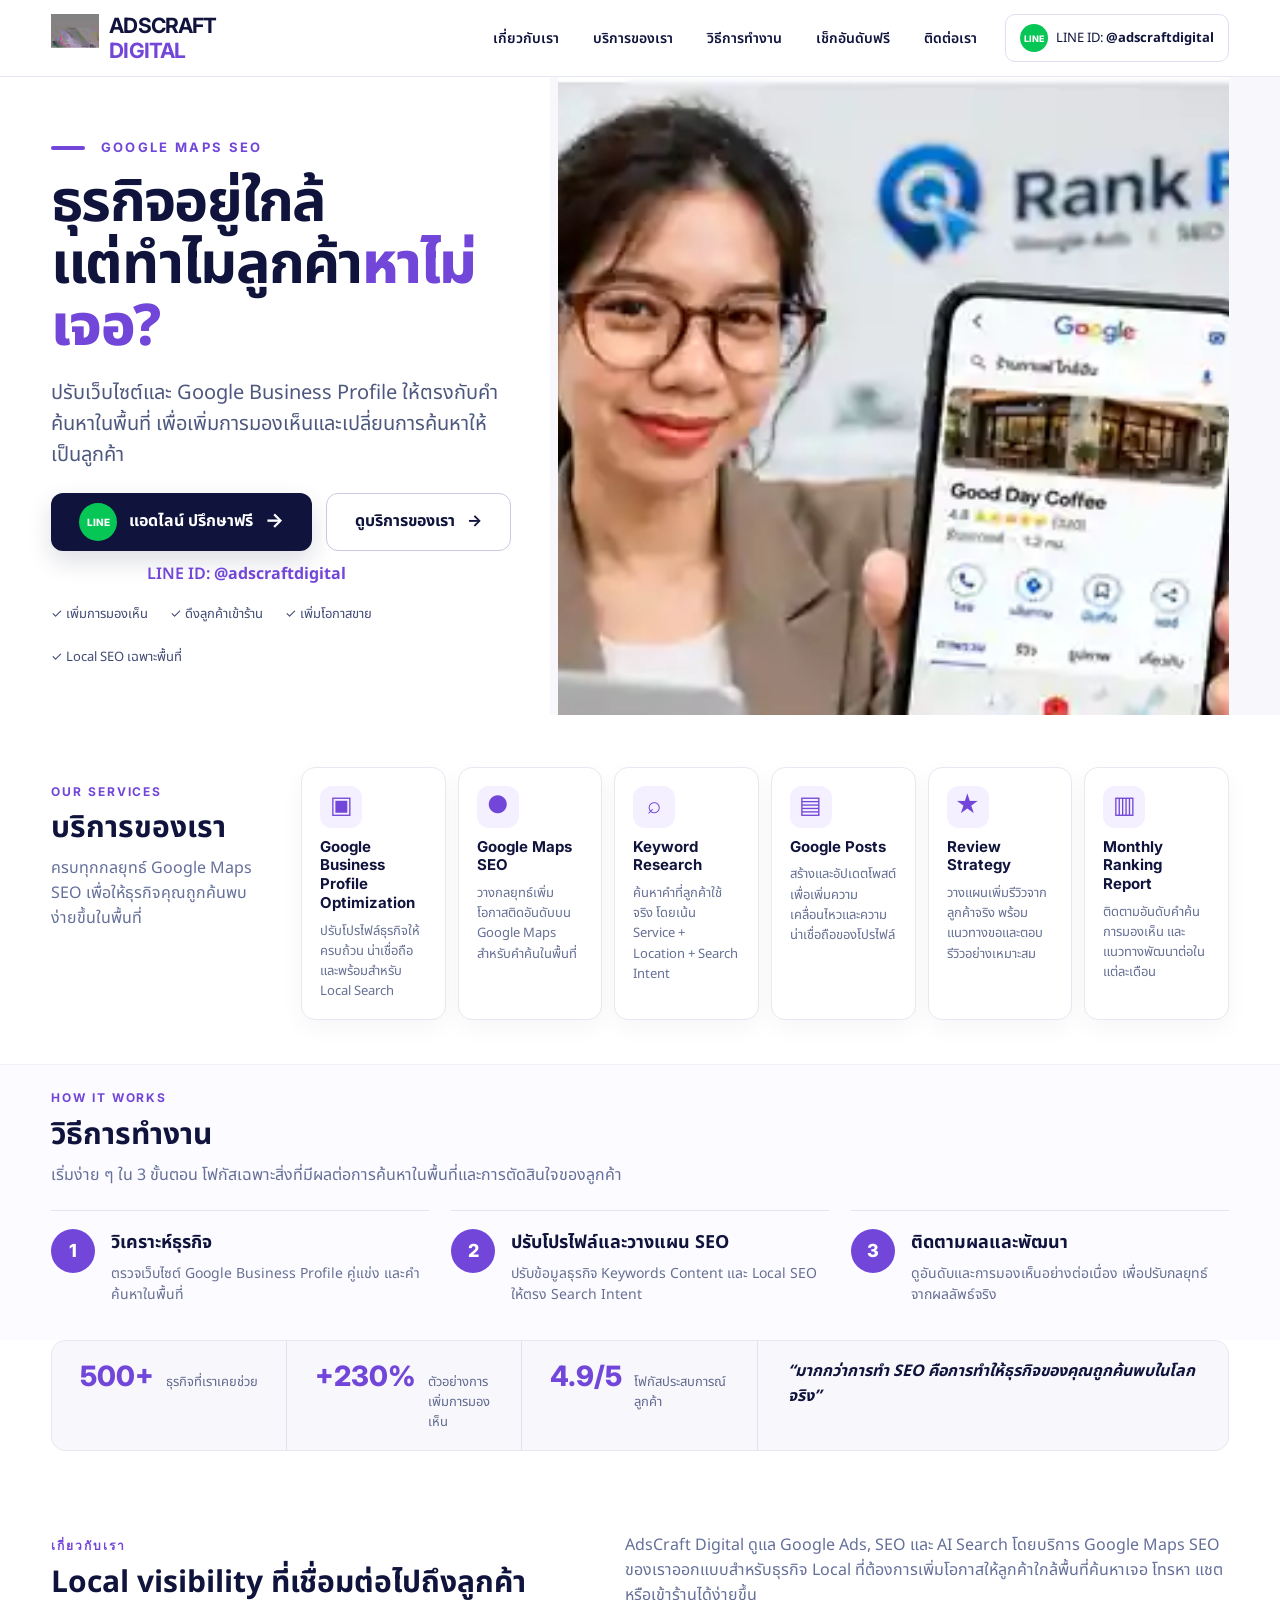
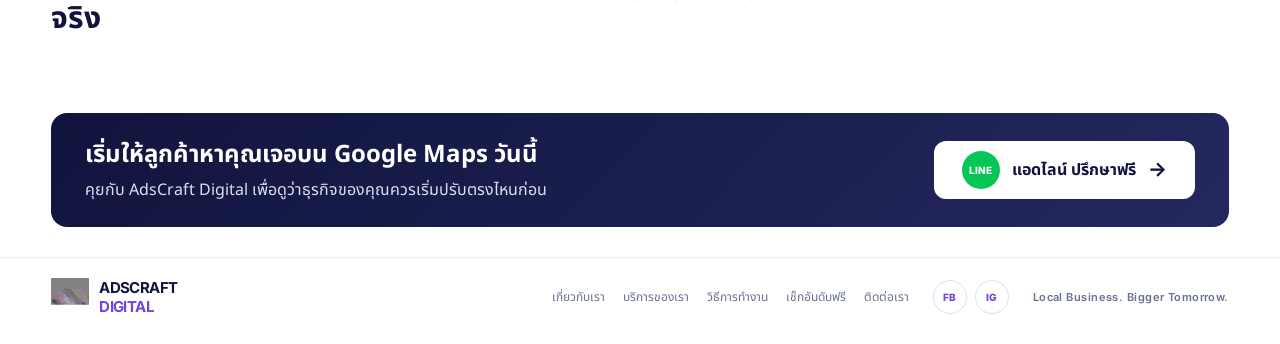
<file: index.html>
<!doctype html>
<html lang="th">
<head>
  <meta charset="utf-8">
  <meta name="viewport" content="width=device-width, initial-scale=1">
  <title>Google Maps SEO | AdsCraft Digital</title>
  <meta name="description" content="ธุรกิจอยู่ใกล้ แต่ทำไมลูกค้าหาไม่เจอ? AdsCraft Digital ช่วยปรับเว็บไซต์และ Google Business Profile ให้ตรงกับคำค้นหาในพื้นที่ เพื่อเพิ่มการมองเห็นและเปลี่ยนการค้นหาให้เป็นลูกค้า">
  <meta name="theme-color" content="#10143D">

  <meta property="og:title" content="AdsCraft Digital | Google Maps SEO">
  <meta property="og:description" content="ปรับเว็บไซต์และ Google Business Profile ให้ตรงกับคำค้นหาในพื้นที่ เพื่อเพิ่มการมองเห็นและเปลี่ยนการค้นหาให้เป็นลูกค้า">
  <meta property="og:type" content="website">
  <meta property="og:image" content="assets/hero-vicky.webp?v=5">

  <link rel="icon" type="image/webp" href="assets/adscraft-icon.webp?v=5">
  <link rel="preload" as="image" href="assets/hero-vicky.webp?v=5" type="image/webp">
  <link rel="preconnect" href="https://fonts.googleapis.com">
  <link rel="preconnect" href="https://fonts.gstatic.com" crossorigin>
  <link href="https://fonts.googleapis.com/css2?family=Inter:wght@400;500;600;700;800&family=Noto+Sans+Thai:wght@400;500;600;700;800&display=swap" rel="stylesheet">
  <link rel="stylesheet" href="style.css">

  <script type="application/ld+json">
  {
    "@context":"https://schema.org",
    "@type":"Organization",
    "name":"AdsCraft Digital",
    "description":"Google Maps SEO, Local SEO, Google Ads and AI Search services for local businesses",
    "sameAs":[
      "https://www.facebook.com/adcraftdigital101/",
      "https://www.instagram.com/adscraft.digital",
      "https://line.me/R/ti/p/@adscraftdigital"
    ]
  }
  </script>
</head>

<body>
<header class="site-header">
  <div class="container nav-wrap">
    <a class="brand" href="#top" aria-label="AdsCraft Digital">
      <img src="assets/adscraft-icon.webp?v=5" alt="AdsCraft Digital logo">
      <span class="brand-wordmark"><strong>ADSCRAFT</strong><b>DIGITAL</b></span>
    </a>

    <button class="menu-toggle" aria-label="เปิดเมนู" aria-expanded="false">
      <span></span><span></span><span></span>
    </button>

    <nav class="main-nav" aria-label="Main navigation">
      <a href="#about">เกี่ยวกับเรา</a>
      <a href="#services">บริการของเรา</a>
      <a href="#how-it-works">วิธีการทำงาน</a>
      <a href="rank-checker.html">เช็กอันดับฟรี</a>
      <a href="https://line.me/R/ti/p/@adscraftdigital" target="_blank" rel="noopener">ติดต่อเรา</a>
    </nav>

    <a class="header-line" href="https://line.me/R/ti/p/@adscraftdigital" target="_blank" rel="noopener">
      <span class="line-bubble">LINE</span>
      <span>LINE ID: <b>@adscraftdigital</b></span>
    </a>
  </div>
</header>

<main id="top">

<section class="hero">
  <div class="container hero-grid">

    <div class="hero-copy">
      <p class="eyebrow"><span></span> GOOGLE MAPS SEO</p>

      <h1>
        ธุรกิจอยู่ใกล้<br>
        แต่ทำไมลูกค้า<strong>หาไม่เจอ?</strong>
      </h1>

      <p class="hero-sub">
        ปรับเว็บไซต์และ Google Business Profile ให้ตรงกับคำค้นหาในพื้นที่
        เพื่อเพิ่มการมองเห็นและเปลี่ยนการค้นหาให้เป็นลูกค้า
      </p>

      <div class="hero-actions">
        <a class="btn btn-line" href="https://line.me/R/ti/p/@adscraftdigital" target="_blank" rel="noopener">
          <span class="line-circle">LINE</span>
          แอดไลน์ ปรึกษาฟรี
          <span class="arrow">→</span>
        </a>

        <a class="btn btn-light" href="#services">
          ดูบริการของเรา <span>→</span>
        </a>
      </div>

      <a class="line-id" href="https://line.me/R/ti/p/@adscraftdigital" target="_blank" rel="noopener">
        LINE ID: <strong>@adscraftdigital</strong>
      </a>

      <div class="trust-row">
        <span>✓ เพิ่มการมองเห็น</span>
        <span>✓ ดึงลูกค้าเข้าร้าน</span>
        <span>✓ เพิ่มโอกาสขาย</span>
        <span>✓ Local SEO เฉพาะพื้นที่</span>
      </div>
    </div>

    <div class="hero-media">
      <img
        src="assets/hero-vicky.webp?v=5"
        alt="Vicky ที่ปรึกษา AdsCraft Digital พร้อมตัวอย่าง Google Maps Local Search"
        width="1664"
        height="1040"
        loading="eager"
        decoding="async"
        fetchpriority="high"
        onerror="this.onerror=null;this.src='assets/hero-consultant.webp?v=5';"
      >
    </div>

  </div>
</section>

<section class="services-section" id="services">
  <div class="container services-layout">

    <div class="services-intro">
      <span class="section-kicker">OUR SERVICES</span>
      <h2>บริการของเรา</h2>
      <p>ครบทุกกลยุทธ์ Google Maps SEO เพื่อให้ธุรกิจคุณถูกค้นพบง่ายขึ้นในพื้นที่</p>
    </div>

    <div class="service-grid">
      <article class="service-card">
        <span class="icon">▣</span>
        <h3>Google Business Profile Optimization</h3>
        <p>ปรับโปรไฟล์ธุรกิจให้ครบถ้วน น่าเชื่อถือ และพร้อมสำหรับ Local Search</p>
      </article>

      <article class="service-card">
        <span class="icon">●</span>
        <h3>Google Maps SEO</h3>
        <p>วางกลยุทธ์เพิ่มโอกาสติดอันดับบน Google Maps สำหรับคำค้นในพื้นที่</p>
      </article>

      <article class="service-card">
        <span class="icon">⌕</span>
        <h3>Keyword Research</h3>
        <p>ค้นหาคำที่ลูกค้าใช้จริง โดยเน้น Service + Location + Search Intent</p>
      </article>

      <article class="service-card">
        <span class="icon">▤</span>
        <h3>Google Posts</h3>
        <p>สร้างและอัปเดตโพสต์เพื่อเพิ่มความเคลื่อนไหวและความน่าเชื่อถือของโปรไฟล์</p>
      </article>

      <article class="service-card">
        <span class="icon">★</span>
        <h3>Review Strategy</h3>
        <p>วางแผนเพิ่มรีวิวจากลูกค้าจริง พร้อมแนวทางขอและตอบรีวิวอย่างเหมาะสม</p>
      </article>

      <article class="service-card">
        <span class="icon">▥</span>
        <h3>Monthly Ranking Report</h3>
        <p>ติดตามอันดับคำค้น การมองเห็น และแนวทางพัฒนาต่อในแต่ละเดือน</p>
      </article>
    </div>

  </div>
</section>

<section class="process-section" id="how-it-works">
  <div class="container">

    <div class="section-title">
      <span class="section-kicker">HOW IT WORKS</span>
      <h2>วิธีการทำงาน</h2>
      <p>เริ่มง่าย ๆ ใน 3 ขั้นตอน โฟกัสเฉพาะสิ่งที่มีผลต่อการค้นหาในพื้นที่และการตัดสินใจของลูกค้า</p>
    </div>

    <div class="process-grid">
      <article class="step">
        <span class="step-no">1</span>
        <div>
          <h3>วิเคราะห์ธุรกิจ</h3>
          <p>ตรวจเว็บไซต์ Google Business Profile คู่แข่ง และคำค้นหาในพื้นที่</p>
        </div>
      </article>

      <article class="step">
        <span class="step-no">2</span>
        <div>
          <h3>ปรับโปรไฟล์และวางแผน SEO</h3>
          <p>ปรับข้อมูลธุรกิจ Keywords Content และ Local SEO ให้ตรง Search Intent</p>
        </div>
      </article>

      <article class="step">
        <span class="step-no">3</span>
        <div>
          <h3>ติดตามผลและพัฒนา</h3>
          <p>ดูอันดับและการมองเห็นอย่างต่อเนื่อง เพื่อปรับกลยุทธ์จากผลลัพธ์จริง</p>
        </div>
      </article>
    </div>

  </div>
</section>

<section class="proof-section">
  <div class="container proof-grid">
    <div class="proof"><strong>500+</strong><span>ธุรกิจที่เราเคยช่วย</span></div>
    <div class="proof"><strong>+230%</strong><span>ตัวอย่างการเพิ่มการมองเห็น</span></div>
    <div class="proof"><strong>4.9/5</strong><span>โฟกัสประสบการณ์ลูกค้า</span></div>
    <div class="quote">“มากกว่าการทำ SEO คือการทำให้ธุรกิจของคุณถูกค้นพบในโลกจริง”</div>
  </div>
</section>

<section class="about-section" id="about">
  <div class="container about-grid">
    <div>
      <span class="section-kicker">เกี่ยวกับเรา</span>
      <h2>Local visibility ที่เชื่อมต่อไปถึงลูกค้าจริง</h2>
    </div>

    <div>
      <p>
        AdsCraft Digital ดูแล Google Ads, SEO และ AI Search โดยบริการ Google Maps SEO
        ของเราออกแบบสำหรับธุรกิจ Local ที่ต้องการเพิ่มโอกาสให้ลูกค้าใกล้พื้นที่ค้นหาเจอ
        โทรหา แชต หรือเข้าร้านได้ง่ายขึ้น
      </p>
    </div>
  </div>
</section>

<section class="final-cta">
  <div class="container final-cta-inner">
    <div>
      <h2>เริ่มให้ลูกค้าหาคุณเจอบน Google Maps วันนี้</h2>
      <p>คุยกับ AdsCraft Digital เพื่อดูว่าธุรกิจของคุณควรเริ่มปรับตรงไหนก่อน</p>
    </div>

    <a class="btn btn-line" href="https://line.me/R/ti/p/@adscraftdigital" target="_blank" rel="noopener">
      <span class="line-circle">LINE</span>
      แอดไลน์ ปรึกษาฟรี
      <span class="arrow">→</span>
    </a>
  </div>
</section>

</main>

<footer>
  <div class="container footer-inner">

    <a class="footer-brand" href="#top" aria-label="AdsCraft Digital">
      <img src="assets/adscraft-icon.webp?v=5" alt="AdsCraft Digital logo">
      <span class="brand-wordmark"><strong>ADSCRAFT</strong><b>DIGITAL</b></span>
    </a>

    <nav>
      <a href="#about">เกี่ยวกับเรา</a>
      <a href="#services">บริการของเรา</a>
      <a href="#how-it-works">วิธีการทำงาน</a>
      <a href="rank-checker.html">เช็กอันดับฟรี</a>
      <a href="https://line.me/R/ti/p/@adscraftdigital" target="_blank" rel="noopener">ติดต่อเรา</a>
    </nav>

    <div class="social-links" aria-label="Social Media">
      <a href="https://www.facebook.com/adcraftdigital101/" target="_blank" rel="noopener" aria-label="Facebook AdsCraft Digital">FB</a>
      <a href="https://www.instagram.com/adscraft.digital" target="_blank" rel="noopener" aria-label="Instagram AdsCraft Digital">IG</a>
    </div>

    <span class="footer-tagline">Local Business. Bigger Tomorrow.</span>
  </div>
</footer>

<script src="script.js"></script>
</body>
</html>
</file>
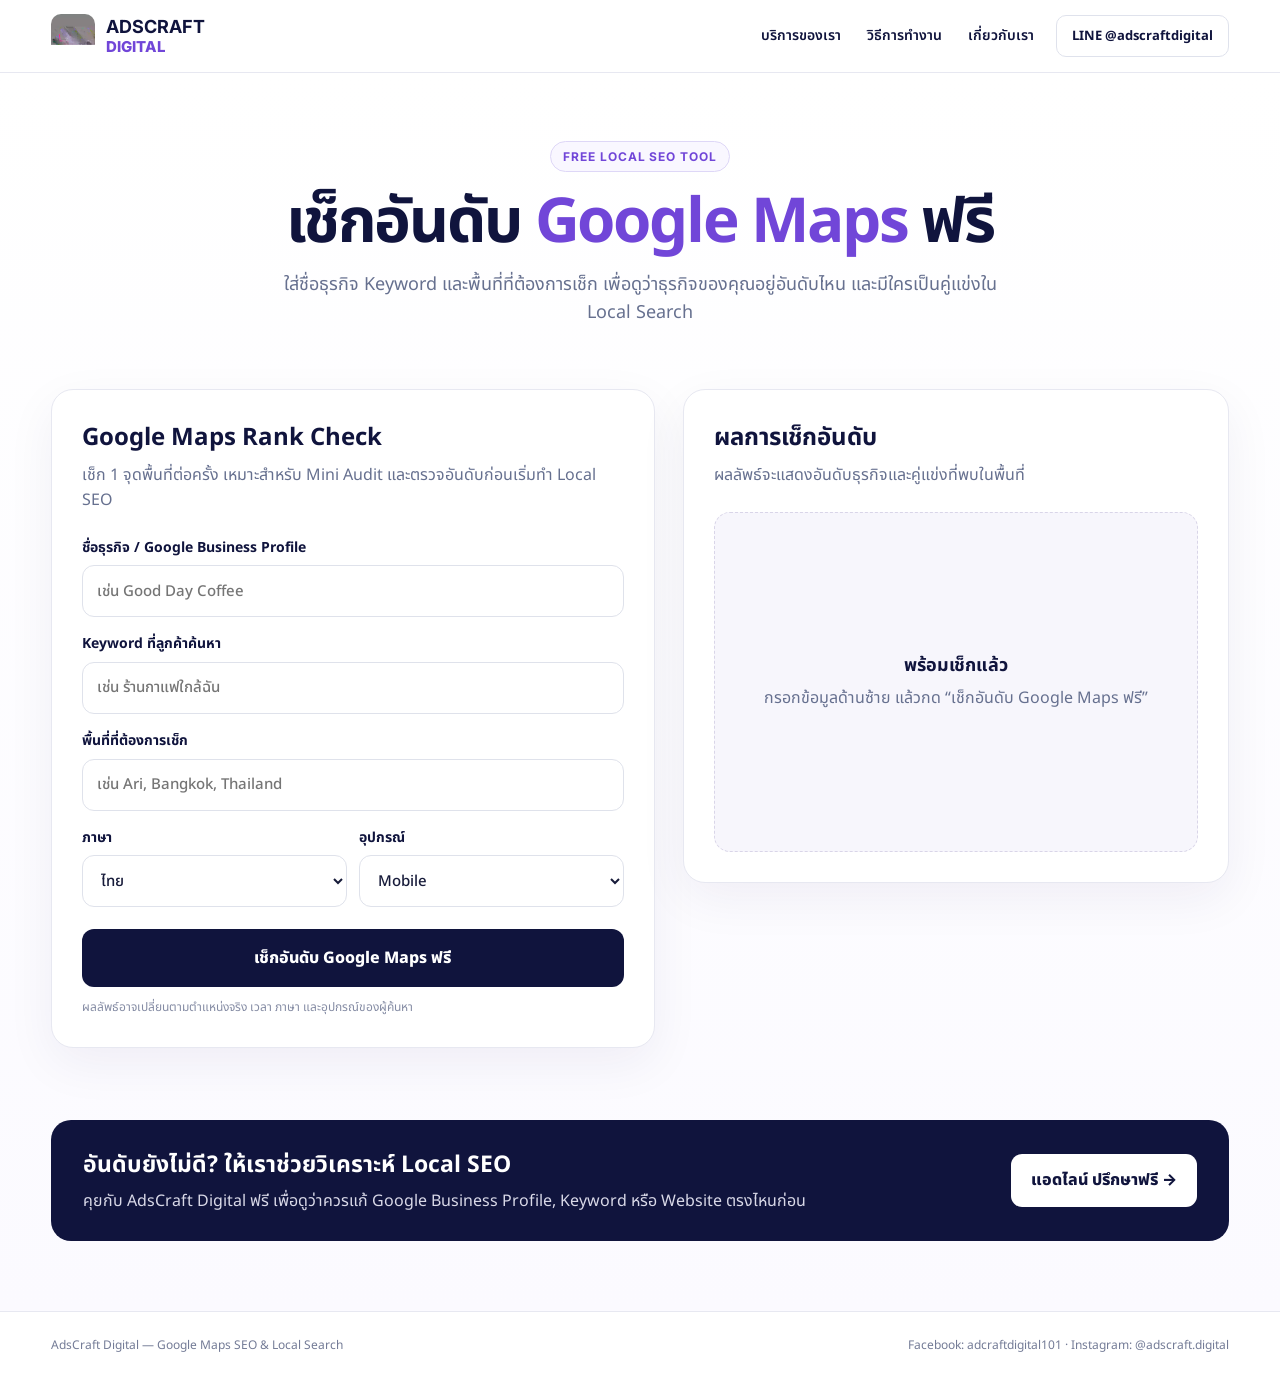
<file: rank-checker.html>
<!doctype html>
<html lang="th">
<head>
  <meta charset="utf-8">
  <meta name="viewport" content="width=device-width, initial-scale=1">
  <title>เช็กอันดับ Google Maps ฟรี | AdsCraft Digital</title>
  <meta name="description" content="เช็กอันดับธุรกิจบน Google Maps จาก Keyword และพื้นที่เป้าหมาย พร้อมดูคู่แข่งใน Local Search ฟรี">
  <meta name="theme-color" content="#10143D">
  <link rel="icon" type="image/webp" href="assets/adscraft-icon.webp?v=6">
  <link rel="preconnect" href="https://fonts.googleapis.com">
  <link rel="preconnect" href="https://fonts.gstatic.com" crossorigin>
  <link href="https://fonts.googleapis.com/css2?family=Inter:wght@400;500;600;700;800&family=Noto+Sans+Thai:wght@400;500;600;700;800&display=swap" rel="stylesheet">
  <style>
    :root{--navy:#10143D;--navy2:#171D55;--purple:#7146D8;--purple2:#8A63E8;--ink:#171B3A;--muted:#66708F;--line:#E7E8F1;--soft:#F7F6FC;--green:#06C755}
    *{box-sizing:border-box}body{margin:0;font-family:"Noto Sans Thai",Inter,Arial,sans-serif;color:var(--ink);background:#fff;line-height:1.55}a{text-decoration:none;color:inherit}.wrap{width:min(1180px,92%);margin:auto}
    header{border-bottom:1px solid var(--line);background:rgba(255,255,255,.96);position:sticky;top:0;z-index:10}.nav{height:72px;display:flex;align-items:center;gap:22px}.brand{display:flex;align-items:center;gap:11px;font:800 17px/1 Inter}.brand img{width:44px;height:44px;object-fit:contain;border-radius:10px}.brand span{display:flex;flex-direction:column;gap:3px}.brand b{color:var(--navy);font-size:18px}.brand em{font-style:normal;color:var(--purple);font-size:15px}.navlinks{display:flex;gap:26px;margin-left:auto;font-weight:600;font-size:14px;color:var(--navy)}.navlinks a:hover{color:var(--purple)}.line-btn{padding:10px 15px;border:1px solid #dfe2ec;border-radius:10px;font-size:13px;font-weight:700;color:var(--navy);background:#fff}
    main{background:linear-gradient(180deg,#fff 0,#fbfaff 100%)}.hero{padding:68px 0 28px;text-align:center}.badge{display:inline-flex;align-items:center;gap:8px;border:1px solid #ded7f7;background:#f9f7ff;color:var(--purple);border-radius:999px;padding:7px 12px;font:700 12px Inter;letter-spacing:.08em}h1{font-size:clamp(38px,5vw,62px);line-height:1.08;letter-spacing:-.035em;color:var(--navy);margin:18px auto 14px;max-width:900px}h1 strong{color:var(--purple)}.lead{font-size:18px;color:var(--muted);max-width:760px;margin:0 auto}
    .checker-shell{display:grid;grid-template-columns:minmax(0,1.05fr) minmax(320px,.95fr);gap:28px;padding:34px 0 72px;align-items:start}.panel{background:#fff;border:1px solid var(--line);border-radius:22px;box-shadow:0 16px 50px rgba(30,24,80,.06)}.form-panel{padding:30px}.form-panel h2,.result-panel h2{margin:0 0 6px;color:var(--navy);font-size:24px}.form-panel>p,.result-panel>p{margin:0 0 24px;color:var(--muted)}label{display:block;font-weight:700;color:var(--navy);margin:16px 0 7px;font-size:14px}input,select{width:100%;height:52px;border:1px solid #dfe2eb;border-radius:12px;padding:0 14px;font:500 15px "Noto Sans Thai",Inter;background:#fff;color:var(--ink);outline:0}input:focus,select:focus{border-color:var(--purple);box-shadow:0 0 0 4px rgba(113,70,216,.09)}.two{display:grid;grid-template-columns:1fr 1fr;gap:12px}.submit{margin-top:22px;width:100%;border:0;border-radius:12px;height:58px;background:var(--navy);color:#fff;font:800 16px "Noto Sans Thai";cursor:pointer;transition:.2s}.submit:hover{background:var(--purple);transform:translateY(-1px)}.submit:disabled{opacity:.6;cursor:wait}.privacy{font-size:12px;color:#858ca4;margin:11px 0 0}
    .result-panel{padding:30px;min-height:492px}.empty{height:340px;border:1px dashed #d9d5e8;background:var(--soft);border-radius:16px;display:grid;place-items:center;text-align:center;padding:28px;color:var(--muted)}.empty strong{display:block;color:var(--navy);font-size:18px;margin-bottom:6px}.rank-card{display:grid;grid-template-columns:110px 1fr;gap:18px;align-items:center;padding:20px;border-radius:16px;background:linear-gradient(135deg,var(--navy),#262063);color:#fff;margin-bottom:18px}.rank-no{width:92px;height:92px;border-radius:22px;background:rgba(255,255,255,.12);display:grid;place-items:center;font:800 34px Inter}.rank-card h3{margin:0 0 5px;font-size:21px}.rank-card p{margin:2px 0;color:#dcd9ee;font-size:13px}.not-found .rank-no{font-size:15px;line-height:1.2;text-align:center}.competitors{margin-top:18px}.competitors h3{color:var(--navy);margin:0 0 10px;font-size:17px}.comp{display:grid;grid-template-columns:42px 1fr auto;gap:10px;align-items:center;padding:11px 0;border-bottom:1px solid #eeeef5}.pos{width:34px;height:34px;border-radius:10px;background:#f1edfb;color:var(--purple);display:grid;place-items:center;font:800 13px Inter}.comp b{display:block;color:var(--navy);font-size:14px}.comp span{font-size:12px;color:var(--muted)}.rating{font:700 12px Inter;color:#6d7390}.note{margin-top:16px;padding:12px 14px;border-radius:12px;background:#f8f7fc;color:#686f8c;font-size:12px}.error{padding:18px;border-radius:14px;background:#fff7f7;border:1px solid #f1d7dc;color:#8a3545}.fallback{margin-top:16px}.fallback p{font-size:13px;margin:0 0 10px;color:var(--muted)}.fallback-links{display:flex;flex-wrap:wrap;gap:9px}.fallback-links a{border:1px solid #dcd9e9;padding:9px 12px;border-radius:9px;font-size:12px;font-weight:700;color:var(--navy);background:#fff}
    .cta{padding:0 0 70px}.cta-box{border-radius:20px;background:var(--navy);color:#fff;padding:28px 32px;display:flex;justify-content:space-between;align-items:center;gap:24px}.cta h2{margin:0 0 5px;font-size:23px}.cta p{margin:0;color:#d9d9e8}.cta a{white-space:nowrap;background:#fff;color:var(--navy);font-weight:800;padding:14px 20px;border-radius:11px}footer{border-top:1px solid var(--line);padding:24px 0;color:#737b96;font-size:12px;background:#fff}.foot{display:flex;justify-content:space-between;gap:20px;flex-wrap:wrap}@media(max-width:820px){.navlinks{display:none}.line-btn{margin-left:auto}.checker-shell{grid-template-columns:1fr}.hero{padding-top:48px}.two{grid-template-columns:1fr}.cta-box{flex-direction:column;align-items:flex-start}}
  </style>
</head>
<body>
<header><div class="wrap nav"><a class="brand" href="index.html"><img src="assets/adscraft-icon.webp?v=6" alt="AdsCraft Digital"><span><b>ADSCRAFT</b><em>DIGITAL</em></span></a><nav class="navlinks"><a href="index.html#services">บริการของเรา</a><a href="index.html#how-it-works">วิธีการทำงาน</a><a href="index.html#about">เกี่ยวกับเรา</a></nav><a class="line-btn" href="https://line.me/R/ti/p/@adscraftdigital" target="_blank" rel="noopener">LINE @adscraftdigital</a></div></header>
<main>
<section class="hero"><div class="wrap"><span class="badge">FREE LOCAL SEO TOOL</span><h1>เช็กอันดับ <strong>Google Maps</strong> ฟรี</h1><p class="lead">ใส่ชื่อธุรกิจ Keyword และพื้นที่ที่ต้องการเช็ก เพื่อดูว่าธุรกิจของคุณอยู่อันดับไหน และมีใครเป็นคู่แข่งใน Local Search</p></div></section>
<section><div class="wrap checker-shell"><div class="panel form-panel"><h2>Google Maps Rank Check</h2><p>เช็ก 1 จุดพื้นที่ต่อครั้ง เหมาะสำหรับ Mini Audit และตรวจอันดับก่อนเริ่มทำ Local SEO</p><form id="rankForm"><label for="businessName">ชื่อธุรกิจ / Google Business Profile</label><input id="businessName" name="businessName" required maxlength="160" placeholder="เช่น Good Day Coffee"><label for="keyword">Keyword ที่ลูกค้าค้นหา</label><input id="keyword" name="keyword" required maxlength="160" placeholder="เช่น ร้านกาแฟใกล้ฉัน"><label for="location">พื้นที่ที่ต้องการเช็ก</label><input id="location" name="location" required maxlength="180" placeholder="เช่น Ari, Bangkok, Thailand"><div class="two"><div><label for="languageCode">ภาษา</label><select id="languageCode" name="languageCode"><option value="th">ไทย</option><option value="en">English</option></select></div><div><label for="device">อุปกรณ์</label><select id="device" name="device"><option value="mobile">Mobile</option><option value="desktop">Desktop</option></select></div></div><button class="submit" id="submitBtn" type="submit">เช็กอันดับ Google Maps ฟรี</button><p class="privacy">ผลลัพธ์อาจเปลี่ยนตามตำแหน่งจริง เวลา ภาษา และอุปกรณ์ของผู้ค้นหา</p></form></div><div class="panel result-panel"><h2>ผลการเช็กอันดับ</h2><p id="resultIntro">ผลลัพธ์จะแสดงอันดับธุรกิจและคู่แข่งที่พบในพื้นที่</p><div id="resultBox" class="empty"><div><strong>พร้อมเช็กแล้ว</strong>กรอกข้อมูลด้านซ้าย แล้วกด “เช็กอันดับ Google Maps ฟรี”</div></div></div></div></section>
<section class="cta"><div class="wrap cta-box"><div><h2>อันดับยังไม่ดี? ให้เราช่วยวิเคราะห์ Local SEO</h2><p>คุยกับ AdsCraft Digital ฟรี เพื่อดูว่าควรแก้ Google Business Profile, Keyword หรือ Website ตรงไหนก่อน</p></div><a href="https://line.me/R/ti/p/@adscraftdigital" target="_blank" rel="noopener">แอดไลน์ ปรึกษาฟรี →</a></div></section>
</main>
<footer><div class="wrap foot"><span>AdsCraft Digital — Google Maps SEO & Local Search</span><span>Facebook: adcraftdigital101 · Instagram: @adscraft.digital</span></div></footer>
<script src="rank-checker-config.js"></script><script src="rank-checker.js"></script>
</body>
</html>
</file>
<file: style.css>
:root{--navy:#10143D;--navy-2:#171B52;--purple:#7146D8;--purple-2:#8A5BE3;--purple-soft:#F4F0FF;--ink:#18204D;--muted:#65709A;--line:#E7E8F2;--surface:#FAFAFD;--line-green:#06C755}*{box-sizing:border-box}html{scroll-behavior:smooth}body{margin:0;font-family:"Noto Sans Thai",Inter,Arial,sans-serif;color:var(--ink);background:#fff;line-height:1.55}a{text-decoration:none;color:inherit}.container{width:min(1460px,92%);margin:auto}.site-header{position:sticky;top:0;z-index:30;background:rgba(255,255,255,.97);border-bottom:1px solid var(--line);backdrop-filter:blur(12px)}.nav-wrap{height:76px;display:flex;align-items:center;gap:28px}.brand,.footer-brand{display:flex;align-items:center;gap:10px;flex:0 0 auto}.brand img{width:48px;height:48px;object-fit:contain;display:block}.brand-wordmark{display:flex;flex-direction:column;line-height:.88;font:800 21px Inter,sans-serif;letter-spacing:-.04em}.brand-wordmark strong{color:var(--navy)}.brand-wordmark b{color:var(--purple)}.main-nav{display:flex;gap:34px;margin-left:auto;font:600 14px "Noto Sans Thai",Inter,sans-serif;color:var(--navy)}.main-nav a{transition:.2s ease}.main-nav a:hover{color:var(--purple)}.header-line{display:flex;align-items:center;gap:8px;border:1px solid #DCDFF0;border-radius:10px;padding:9px 14px;font-size:13px;color:var(--navy);background:#fff}.line-bubble,.line-circle{display:inline-grid;place-items:center;background:var(--line-green);color:#fff;font:800 9px Inter,sans-serif;border-radius:999px}.line-bubble{width:28px;height:28px}.menu-toggle{display:none;border:0;background:none}.hero{background:linear-gradient(90deg,#fff 0%,#fff 43%,#F8F7FC 43%,#F8F7FC 100%)}.hero-grid{display:grid;grid-template-columns:43% 57%;min-height:520px}.hero-copy{padding:62px 44px 48px 0;align-self:center}.eyebrow{font:700 13px Inter,sans-serif;letter-spacing:.18em;color:var(--purple);margin:0 0 18px}.eyebrow span{display:inline-block;width:34px;height:4px;border-radius:4px;background:var(--purple);vertical-align:middle;margin-right:10px}.hero h1{font-size:clamp(42px,4.5vw,70px);line-height:1.08;letter-spacing:-.03em;margin:0 0 18px;color:var(--navy)}.hero h1 strong{color:var(--purple);font-weight:800}.hero-sub{font-size:20px;color:#4E587F;max-width:660px;margin:0 0 22px}.hero-actions{display:flex;gap:14px;flex-wrap:wrap}.btn{min-height:58px;display:inline-flex;align-items:center;justify-content:center;gap:12px;padding:0 28px;border-radius:12px;font-weight:700;transition:.2s ease}.btn:hover{transform:translateY(-2px)}.btn-line{background:var(--navy);color:#fff;box-shadow:0 10px 24px rgba(16,20,61,.14)}.btn-line:hover{background:var(--navy-2)}.line-circle{width:38px;height:38px;font-size:10px}.btn-light{border:1px solid #C8CAE0;background:#fff;color:var(--navy)}.btn-light:hover{border-color:var(--purple);color:var(--purple)}.line-id{display:block;width:max-content;margin:11px 0 18px 96px;color:var(--purple);font-weight:600}.trust-row{display:flex;gap:22px;flex-wrap:wrap;font-size:13px;color:#424B75}.hero-media{position:relative;overflow:hidden;min-height:520px;background:#F5F4FA}.hero-media img{width:100%;height:100%;object-fit:cover;object-position:center;display:block;image-rendering:auto}.services-section{padding:52px 0 44px;background:#fff}.services-layout{display:grid;grid-template-columns:220px 1fr;gap:30px;align-items:start}.services-intro{padding-top:12px}.section-kicker{font:700 12px Inter,sans-serif;letter-spacing:.16em;color:var(--purple)}.services-section .section-kicker,.process-section .section-kicker{color:var(--purple)}.services-intro h2,.section-title h2,.about-section h2{font-size:30px;line-height:1.2;margin:7px 0 10px;color:var(--navy)}.services-intro p,.section-title p,.about-section p{color:var(--muted);margin:0}.service-grid{display:grid;grid-template-columns:repeat(6,1fr);gap:12px}.service-card{border:1px solid var(--line);border-radius:14px;padding:18px;background:#fff;min-height:190px;box-shadow:0 8px 24px rgba(16,20,61,.04)}.service-card .icon{display:grid;place-items:center;width:42px;height:42px;border-radius:12px;background:var(--purple-soft);color:var(--purple);font-size:24px;margin-bottom:10px}.service-card h3{font:700 15px/1.25 Inter,"Noto Sans Thai",sans-serif;margin:0 0 8px;color:var(--navy)}.service-card p{font-size:13px;color:#667094;margin:0}.process-section{padding:20px 0 34px;border-top:1px solid #F0F0F6;background:#FCFBFF}.section-title{text-align:left;margin-bottom:22px}.process-grid{display:grid;grid-template-columns:repeat(3,1fr);gap:22px}.step{display:flex;gap:16px;align-items:flex-start;border-top:1px solid #E4E4EF;padding-top:18px}.step-no{flex:0 0 44px;width:44px;height:44px;border-radius:50%;background:var(--purple);color:#fff;display:grid;place-items:center;font:800 18px Inter}.step h3{margin:0 0 6px;font-size:18px;color:var(--navy)}.step p{margin:0;color:#667094;font-size:14px}.proof-section{padding:0 0 34px}.proof-grid{display:grid;grid-template-columns:repeat(3,1fr) 2fr;background:#F8F7FC;border:1px solid var(--line);border-radius:14px;overflow:hidden}.proof{padding:18px 28px;border-right:1px solid #E1E2ED;display:flex;gap:12px;align-items:baseline}.proof strong{font:800 28px Inter;color:var(--purple)}.proof span{font-size:13px;color:#616A8E}.quote{padding:18px 30px;font-weight:700;font-style:italic;color:var(--navy)}.about-section{padding:48px 0;background:#fff}.about-grid{display:grid;grid-template-columns:1fr 1.2fr;gap:70px;align-items:start}.final-cta{padding:18px 0 30px}.final-cta-inner{background:linear-gradient(135deg,var(--navy),#24285D);color:#fff;border-radius:16px;padding:24px 34px;display:flex;align-items:center;justify-content:space-between;gap:24px}.final-cta h2{margin:0 0 4px;font-size:24px}.final-cta p{margin:0;color:#DDDFF1}.final-cta .btn-line{background:#fff;color:var(--navy);box-shadow:none}.final-cta .btn-line:hover{background:var(--purple-soft);color:var(--purple)}footer{border-top:1px solid #EDEDF4;padding:20px 0 28px}.footer-inner{display:flex;align-items:center;gap:24px;font-size:12px;color:#687095}.footer-brand img{width:38px;height:38px;object-fit:contain}.footer-brand .brand-wordmark{font-size:15px}.footer-inner nav{display:flex;gap:18px;margin-left:auto}.footer-inner nav a:hover{color:var(--purple)}.social-links{display:flex;gap:8px}.social-links a{width:34px;height:34px;border:1px solid #DCDFF0;border-radius:50%;display:grid;place-items:center;font:800 10px Inter;color:var(--purple);background:#fff;transition:.2s ease}.social-links a:hover{background:var(--purple);color:#fff;border-color:var(--purple);transform:translateY(-1px)}.footer-tagline{font:600 11px Inter;letter-spacing:.04em;white-space:nowrap}.arrow{font-size:20px}@media(max-width:1180px){.main-nav{gap:18px}.header-line span:last-child{display:none}.service-grid{grid-template-columns:repeat(3,1fr)}.hero-grid{grid-template-columns:48% 52%}.hero h1{font-size:50px}}@media(max-width:820px){.nav-wrap{height:66px}.brand img{width:42px;height:42px}.brand-wordmark{font-size:17px}.main-nav{position:absolute;top:66px;left:0;right:0;background:#fff;display:none;flex-direction:column;padding:20px 5%;border-top:1px solid #EEE}.main-nav.open{display:flex}.menu-toggle{display:block;margin-left:auto}.menu-toggle span{display:block;width:24px;height:2px;background:var(--navy);margin:5px}.header-line{padding:6px}.hero{background:#fff}.hero-grid{grid-template-columns:1fr}.hero-copy{padding:40px 0 30px}.hero-media{min-height:360px;border-radius:16px;margin-bottom:24px}.hero h1{font-size:46px}.services-layout{grid-template-columns:1fr}.service-grid{grid-template-columns:repeat(2,1fr)}.process-grid{grid-template-columns:1fr}.proof-grid{grid-template-columns:1fr 1fr}.quote{grid-column:1/-1}.about-grid{grid-template-columns:1fr;gap:16px}.final-cta-inner{flex-direction:column;align-items:flex-start}.footer-inner{flex-wrap:wrap}.footer-inner nav{margin-left:0;order:3;width:100%}.footer-tagline{margin-left:auto}}@media(max-width:520px){.container{width:min(92%,100%)}.brand-wordmark{font-size:15px}.hero h1{font-size:39px}.hero-sub{font-size:17px}.hero-actions{display:grid}.btn{width:100%}.line-id{margin-left:0}.trust-row{gap:10px 16px}.service-grid{grid-template-columns:1fr}.proof-grid{grid-template-columns:1fr}.proof{border-right:0;border-bottom:1px solid #DFE0EC}.footer-inner nav{display:grid;grid-template-columns:1fr 1fr;width:100%}.footer-tagline{width:100%;margin-left:0}.social-links{margin-left:auto}}
</file>
